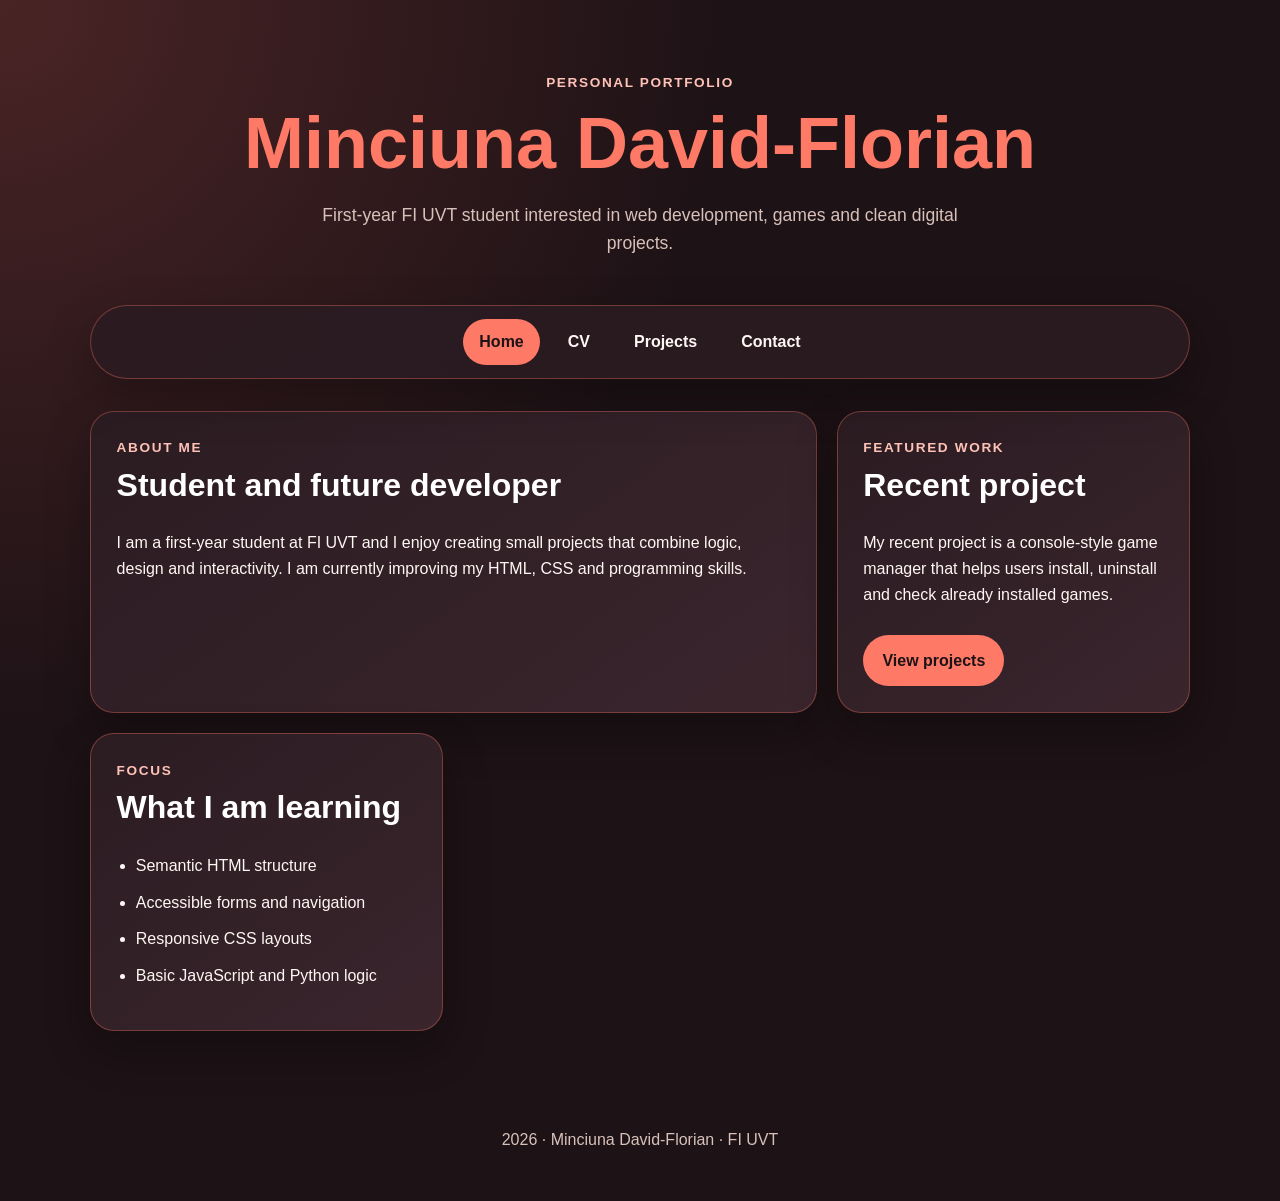
<file: index.html>
<!doctype html>
<html lang="en">
<head>
    <meta charset="UTF-8">
    <meta name="viewport" content="width=device-width, initial-scale=1.0">
    <title>Personal Portfolio | Minciuna David-Florian</title>
    <link rel="stylesheet" href="style.css">
</head>
<body>
    <a href="#main-content" class="skip-link">Skip to main content</a>

    <header class="site-header">
        <div class="container hero">
            <p class="eyebrow">Personal Portfolio</p>
            <h1>Minciuna David-Florian</h1>
            <p class="hero-text">First-year FI UVT student interested in web development, games and clean digital projects.</p>
        </div>
    </header>

    <nav class="main-nav" aria-label="Main navigation">
        <a href="index.html" aria-current="page">Home</a>
        <a href="CV.html">CV</a>
        <a href="Proiecte.html">Projects</a>
        <a href="contact.html">Contact</a>
    </nav>

    <main id="main-content" class="container page-grid">
        <section class="card intro-card">
            <p class="section-label">About me</p>
            <h2>Student and future developer</h2>
            <p>I am a first-year student at FI UVT and I enjoy creating small projects that combine logic, design and interactivity. I am currently improving my HTML, CSS and programming skills.</p>
        </section>

        <section class="card">
            <p class="section-label">Featured work</p>
            <h2>Recent project</h2>
            <p>My recent project is a console-style game manager that helps users install, uninstall and check already installed games.</p>
            <a class="button-link" href="Proiecte.html">View projects</a>
        </section>

        <section class="card">
            <p class="section-label">Focus</p>
            <h2>What I am learning</h2>
            <ul class="clean-list">
                <li>Semantic HTML structure</li>
                <li>Accessible forms and navigation</li>
                <li>Responsive CSS layouts</li>
                <li>Basic JavaScript and Python logic</li>
            </ul>
        </section>
    </main>

    <footer class="site-footer">
        <p>2026 · Minciuna David-Florian · FI UVT</p>
    </footer>
</body>
</html>
</file>
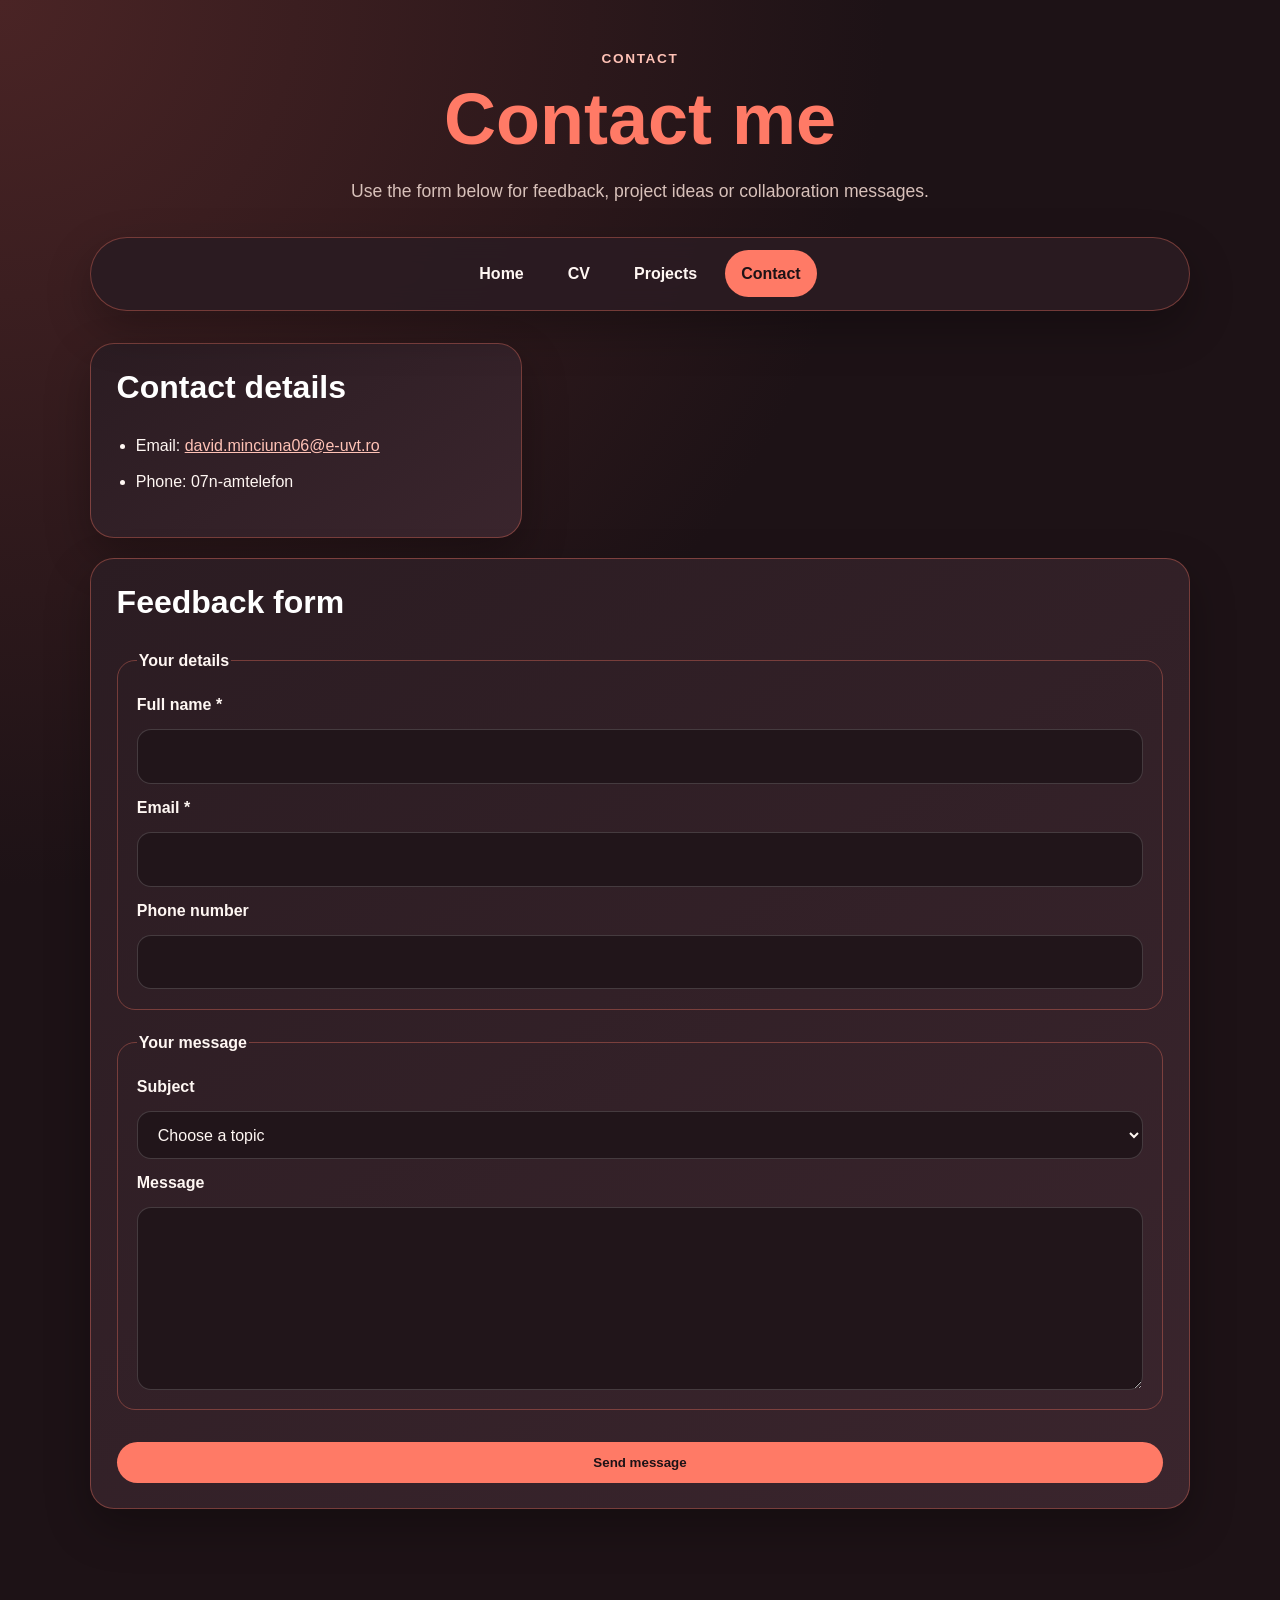
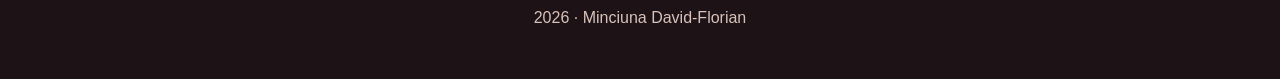
<file: contact.html>
<!doctype html>
<html lang="en">
<head>
    <meta charset="UTF-8">
    <meta name="viewport" content="width=device-width, initial-scale=1.0">
    <title>Contact | Minciuna David-Florian</title>
    <link rel="stylesheet" href="style.css">
</head>
<body>
    <a href="#main-content" class="skip-link">Skip to main content</a>

    <header class="site-header compact-header">
        <div class="container">
            <p class="eyebrow">Contact</p>
            <h1>Contact me</h1>
            <p class="hero-text">Use the form below for feedback, project ideas or collaboration messages.</p>
        </div>
    </header>

    <nav class="main-nav" aria-label="Main navigation">
        <a href="index.html">Home</a>
        <a href="CV.html">CV</a>
        <a href="Proiecte.html">Projects</a>
        <a href="contact.html" aria-current="page">Contact</a>
    </nav>

    <main id="main-content" class="container contact-layout">
        <section class="card contact-card">
            <h2>Contact details</h2>
            <ul class="clean-list">
                <li>Email: <a href="mailto:david.minciuna06@e-uvt.ro">david.minciuna06@e-uvt.ro</a></li>
                <li>Phone: 07n-amtelefon</li>
            </ul>
        </section>

        <section class="card form-card">
            <h2>Feedback form</h2>
            <form action="#" aria-label="Contact form">
                <fieldset>
                    <legend>Your details</legend>
                    <label for="name">Full name *</label>
                    <input type="text" id="name" name="name" required>

                    <label for="email">Email *</label>
                    <input type="email" id="email" name="email" required>

                    <label for="phone">Phone number</label>
                    <input type="tel" id="phone" name="phone">
                </fieldset>

                <fieldset>
                    <legend>Your message</legend>
                    <label for="subject">Subject</label>
                    <select id="subject" name="subject" required>
                        <option value="">Choose a topic</option>
                        <option value="feedback">Website feedback</option>
                        <option value="project">Project idea</option>
                        <option value="other">Other</option>
                    </select>

                    <label for="message">Message</label>
                    <textarea id="message" name="message" rows="6" required></textarea>
                </fieldset>

                <button type="submit">Send message</button>
            </form>
        </section>
    </main>

    <footer class="site-footer">
        <p>2026 · Minciuna David-Florian</p>
    </footer>
</body>
</html>
</file>
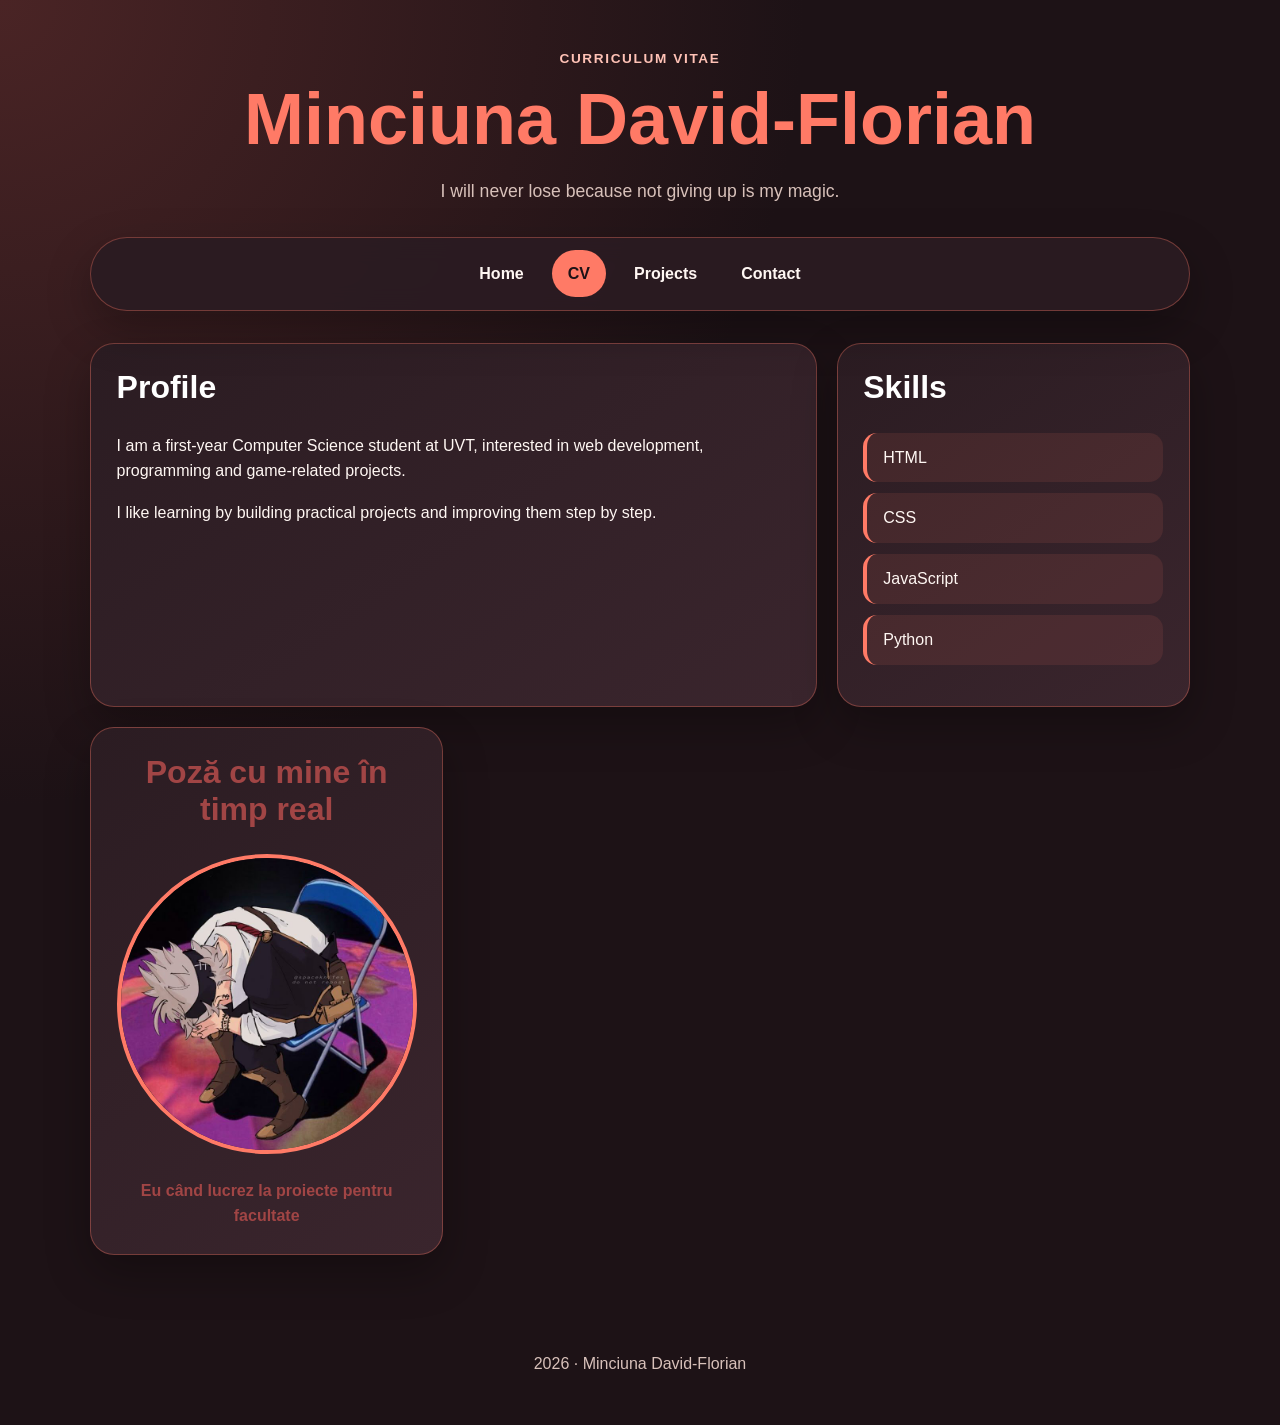
<file: CV.html>
<!doctype html>
<html lang="en">
<head>
    <meta charset="UTF-8">
    <meta name="viewport" content="width=device-width, initial-scale=1.0">
    <title>CV | Minciuna David-Florian</title>
    <link rel="stylesheet" href="style.css">
</head>
<body>
    <a href="#main-content" class="skip-link">Skip to main content</a>

    <header class="site-header compact-header">
        <div class="container">
            <p class="eyebrow">Curriculum Vitae</p>
            <h1>Minciuna David-Florian</h1>
            <p class="hero-text">I will never lose because not giving up is my magic.</p>
        </div>
    </header>

    <nav class="main-nav" aria-label="Main navigation">
        <a href="index.html">Home</a>
        <a href="CV.html" aria-current="page">CV</a>
        <a href="Proiecte.html">Projects</a>
        <a href="contact.html">Contact</a>
    </nav>

    <main id="main-content" class="container cv-layout">
        <section class="card profile-card">
            <h2>Profile</h2>
            <p>I am a first-year Computer Science student at UVT, interested in web development, programming and game-related projects.</p>
            <p>I like learning by building practical projects and improving them step by step.</p>
        </section>

        <section class="card">
            <h2>Skills</h2>
            <ul class="skills">
                <li>HTML</li>
                <li>CSS</li>
                <li>JavaScript</li>
                <li>Python</li>
            </ul>
        </section>

        <section class="card photo-card">
            <h2  style="color:rgb(161, 69, 69);">Poză cu mine în timp real</h2>
            <img src="Asta.jpg" alt="David working on a faculty project">
            <p class="caption" style="color:rgb(161, 69, 69);">Eu când lucrez la proiecte pentru facultate</p>
        </section>
    </main>

    <footer class="site-footer">
        <p>2026 · Minciuna David-Florian</p>
    </footer>
</body>
</html>
</file>
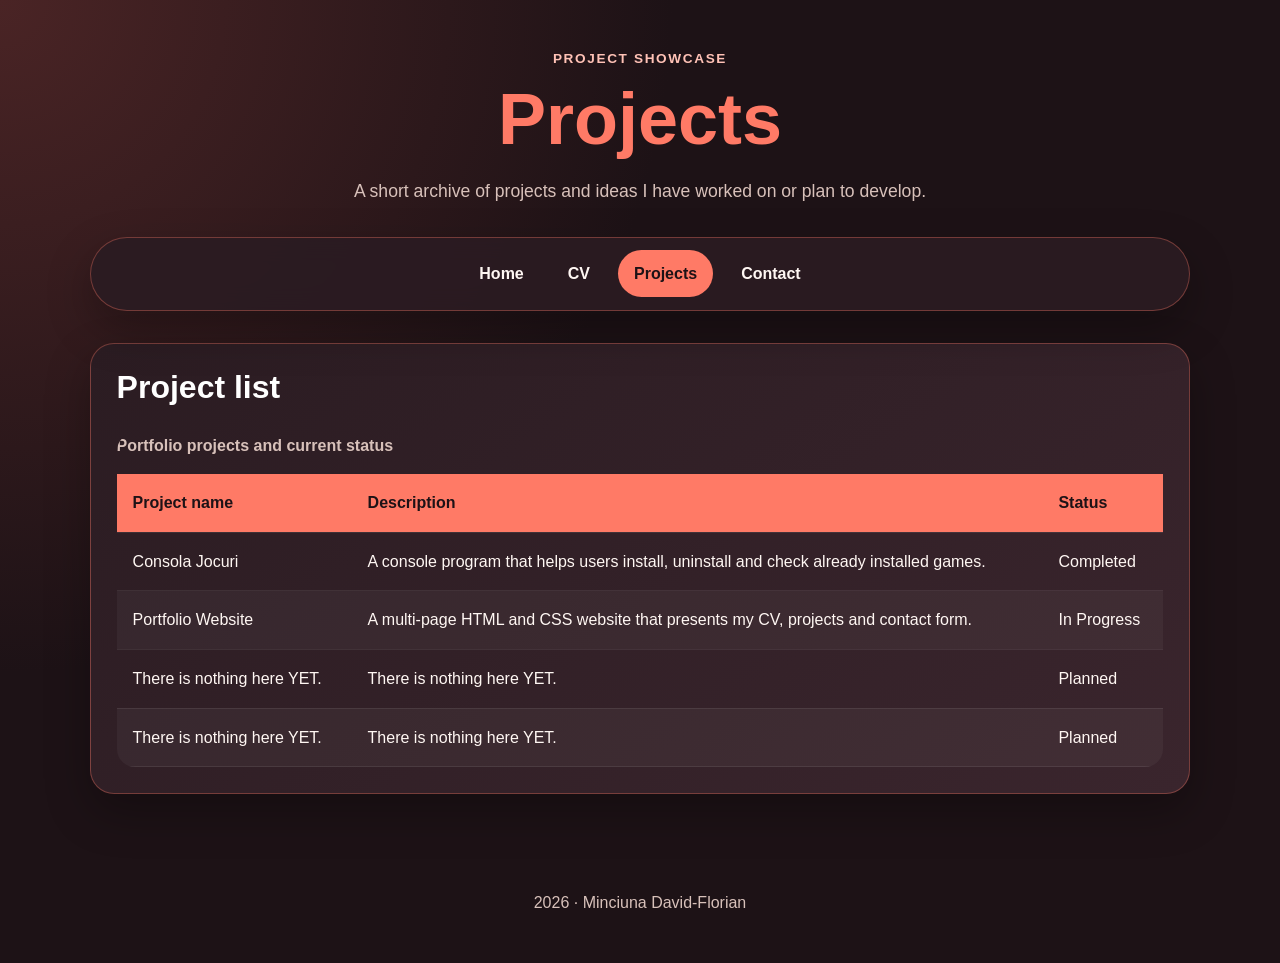
<file: Proiecte.html>
<!doctype html>
<html lang="en">
<head>
    <meta charset="UTF-8">
    <meta name="viewport" content="width=device-width, initial-scale=1.0">
    <title>Projects | Minciuna David-Florian</title>
    <link rel="stylesheet" href="style.css">
</head>
<body>
    <a href="#main-content" class="skip-link">Skip to main content</a>

    <header class="site-header compact-header">
        <div class="container">
            <p class="eyebrow">Project Showcase</p>
            <h1>Projects</h1>
            <p class="hero-text">A short archive of projects and ideas I have worked on or plan to develop.</p>
        </div>
    </header>

    <nav class="main-nav" aria-label="Main navigation">
        <a href="index.html">Home</a>
        <a href="CV.html">CV</a>
        <a href="Proiecte.html" aria-current="page">Projects</a>
        <a href="contact.html">Contact</a>
    </nav>

    <main id="main-content" class="container">
        <section class="card table-card">
            <h2>Project list</h2>
            <table>
                <caption>Portfolio projects and current status</caption>
                <thead>
                    <tr>
                        <th scope="col">Project name</th>
                        <th scope="col">Description</th>
                        <th scope="col">Status</th>
                    </tr>
                </thead>
                <tbody>
                    <tr>
                        <td>Consola Jocuri</td>
                        <td>A console program that helps users install, uninstall and check already installed games.</td>
                        <td>Completed</td>
                    </tr>
                    <tr>
                        <td>Portfolio Website</td>
                        <td>A multi-page HTML and CSS website that presents my CV, projects and contact form.</td>
                        <td>In Progress</td>
                    </tr>
                    <tr>
                        <td>There is nothing here YET.</td>
                        <td>There is nothing here YET.</td>
                        <td>Planned</td>
                    </tr>
                    <tr>
                        <td>There is nothing here YET.</td>
                        <td>There is nothing here YET.</td>
                        <td>Planned</td>
                    </tr>
                </tbody>
            </table>
        </section>
    </main>

    <footer class="site-footer">
        <p>2026 · Minciuna David-Florian</p>
    </footer>
</body>
</html>
</file>
<file: style.css>
:root {
    --bg: #1d1216;
    --surface: #2b1c22;
    --surface-light: #3a252d;
    --text: #fff7f3;
    --muted: #d8c1ba;
    --accent: #ff7a66;
    --accent-light: #ffc2b6;
    --border: rgba(255, 122, 102, 0.35);
    --shadow: 0 18px 45px rgba(0, 0, 0, 0.28);
}

* {
    box-sizing: border-box;
}

body {
    margin: 0;
    background: radial-gradient(circle at top left, #4a2425 0, var(--bg) 42%);
    color: var(--text);
    font-family: Arial, Helvetica, sans-serif;
    line-height: 1.6;
}

.container {
    width: min(1100px, 92%);
    margin: 0 auto;
}

.skip-link {
    position: absolute;
    left: 1rem;
    top: -4rem;
    z-index: 10;
    background: var(--accent);
    color: #1d1216;
    padding: 0.75rem 1rem;
    border-radius: 999px;
    font-weight: 700;
}

.skip-link:focus {
    top: 1rem;
}

.site-header {
    padding: 4.5rem 0 3rem;
    text-align: center;
}

.compact-header {
    padding: 3rem 0 2rem;
}

.eyebrow,
.section-label {
    margin: 0 0 0.5rem;
    color: var(--accent-light);
    font-size: 0.85rem;
    font-weight: 700;
    letter-spacing: 0.12em;
    text-transform: uppercase;
}

h1,
h2,
h3 {
    margin-top: 0;
    line-height: 1.15;
}

h1 {
    margin-bottom: 1rem;
    color: var(--accent);
    font-size: clamp(2.4rem, 6vw, 4.5rem);
}

h2 {
    color: #ffffff;
    font-size: clamp(1.5rem, 3vw, 2rem);
}

.hero-text {
    max-width: 700px;
    margin: 0 auto;
    color: var(--muted);
    font-size: 1.1rem;
}

.main-nav {
    position: sticky;
    top: 0;
    z-index: 5;
    display: flex;
    justify-content: center;
    gap: 0.75rem;
    flex-wrap: wrap;
    width: min(1100px, 92%);
    margin: 0 auto 2rem;
    padding: 0.8rem;
    background: rgba(43, 28, 34, 0.92);
    border: 1px solid var(--border);
    border-radius: 999px;
    box-shadow: var(--shadow);
    backdrop-filter: blur(12px);
}

.main-nav a,
a.button-link,
button {
    border-radius: 999px;
    transition: transform 0.2s ease, background-color 0.2s ease, color 0.2s ease;
}

.main-nav a {
    color: var(--text);
    padding: 0.65rem 1rem;
    text-decoration: none;
    font-weight: 700;
}

.main-nav a:hover,
.main-nav a:focus,
.main-nav a[aria-current="page"] {
    background: var(--accent);
    color: #1d1216;
}

.page-grid,
.cv-layout,
.contact-layout {
    display: grid;
    grid-template-columns: repeat(3, 1fr);
    gap: 1.25rem;
}

.contact-layout {
    grid-template-columns: 0.8fr 1.2fr;
}

.card {
    background: linear-gradient(145deg, var(--surface), var(--surface-light));
    border: 1px solid var(--border);
    border-radius: 24px;
    padding: 1.6rem;
    box-shadow: var(--shadow);
}

.intro-card,
.profile-card,
.form-card,
.table-card {
    grid-column: span 2;
}

.clean-list,
.skills {
    padding-left: 1.2rem;
}

.clean-list li,
.skills li {
    margin-bottom: 0.7rem;
}

.skills {
    list-style: none;
    padding-left: 0;
}

.skills li {
    background: rgba(255, 122, 102, 0.1);
    border-left: 4px solid var(--accent);
    border-radius: 14px;
    padding: 0.75rem 1rem;
}

.skills li:hover {
    background: var(--accent);
    color: #1d1216;
    transform: translateX(4px);
}

a {
    color: var(--accent-light);
}

a:hover,
a:focus {
    color: #ffffff;
}

.button-link,
button {
    display: inline-block;
    margin-top: 0.75rem;
    background: var(--accent);
    color: #1d1216;
    border: 0;
    padding: 0.8rem 1.2rem;
    font-weight: 700;
    text-decoration: none;
    cursor: pointer;
}

.button-link:hover,
.button-link:focus,
button:hover,
button:focus {
    transform: translateY(-2px);
    background: var(--accent-light);
    color: #1d1216;
}

.photo-card {
    text-align: center;
}

.photo-card img {
    width: min(100%, 320px);
    aspect-ratio: 1;
    object-fit: cover;
    border: 4px solid var(--accent);
    border-radius: 50%;
}

.caption {
    margin-bottom: 0;
    font-weight: 700;
}

table {
    width: 100%;
    border-collapse: collapse;
    overflow: hidden;
    border-radius: 18px;
}

caption {
    margin-bottom: 1rem;
    color: var(--muted);
    font-weight: 700;
    text-align: left;
}

th,
td {
    padding: 1rem;
    text-align: left;
    border-bottom: 1px solid rgba(255, 255, 255, 0.08);
}

th {
    background: var(--accent);
    color: #1d1216;
}

tbody tr:nth-child(even) {
    background: rgba(255, 255, 255, 0.04);
}

tbody tr:hover {
    background: rgba(255, 122, 102, 0.12);
}

form {
    display: grid;
    gap: 1.25rem;
}

fieldset {
    display: grid;
    gap: 0.7rem;
    margin: 0;
    padding: 1.2rem;
    border: 1px solid var(--border);
    border-radius: 18px;
}

legend,
label {
    font-weight: 700;
}

input,
select,
textarea {
    width: 100%;
    padding: 0.85rem 1rem;
    color: var(--text);
    background: #21151a;
    border: 1px solid rgba(255, 255, 255, 0.16);
    border-radius: 14px;
    font: inherit;
}

input:focus,
select:focus,
textarea:focus {
    outline: 3px solid rgba(255, 122, 102, 0.35);
    border-color: var(--accent);
}

.site-footer {
    margin-top: 3rem;
    padding: 2rem 1rem;
    color: var(--muted);
    text-align: center;
}

@media (max-width: 800px) {
    .page-grid,
    .cv-layout,
    .contact-layout {
        grid-template-columns: 1fr;
    }

    .intro-card,
    .profile-card,
    .form-card,
    .table-card {
        grid-column: auto;
    }

    .main-nav {
        border-radius: 24px;
    }

    table {
        display: block;
        overflow-x: auto;
    }
}
</file>
